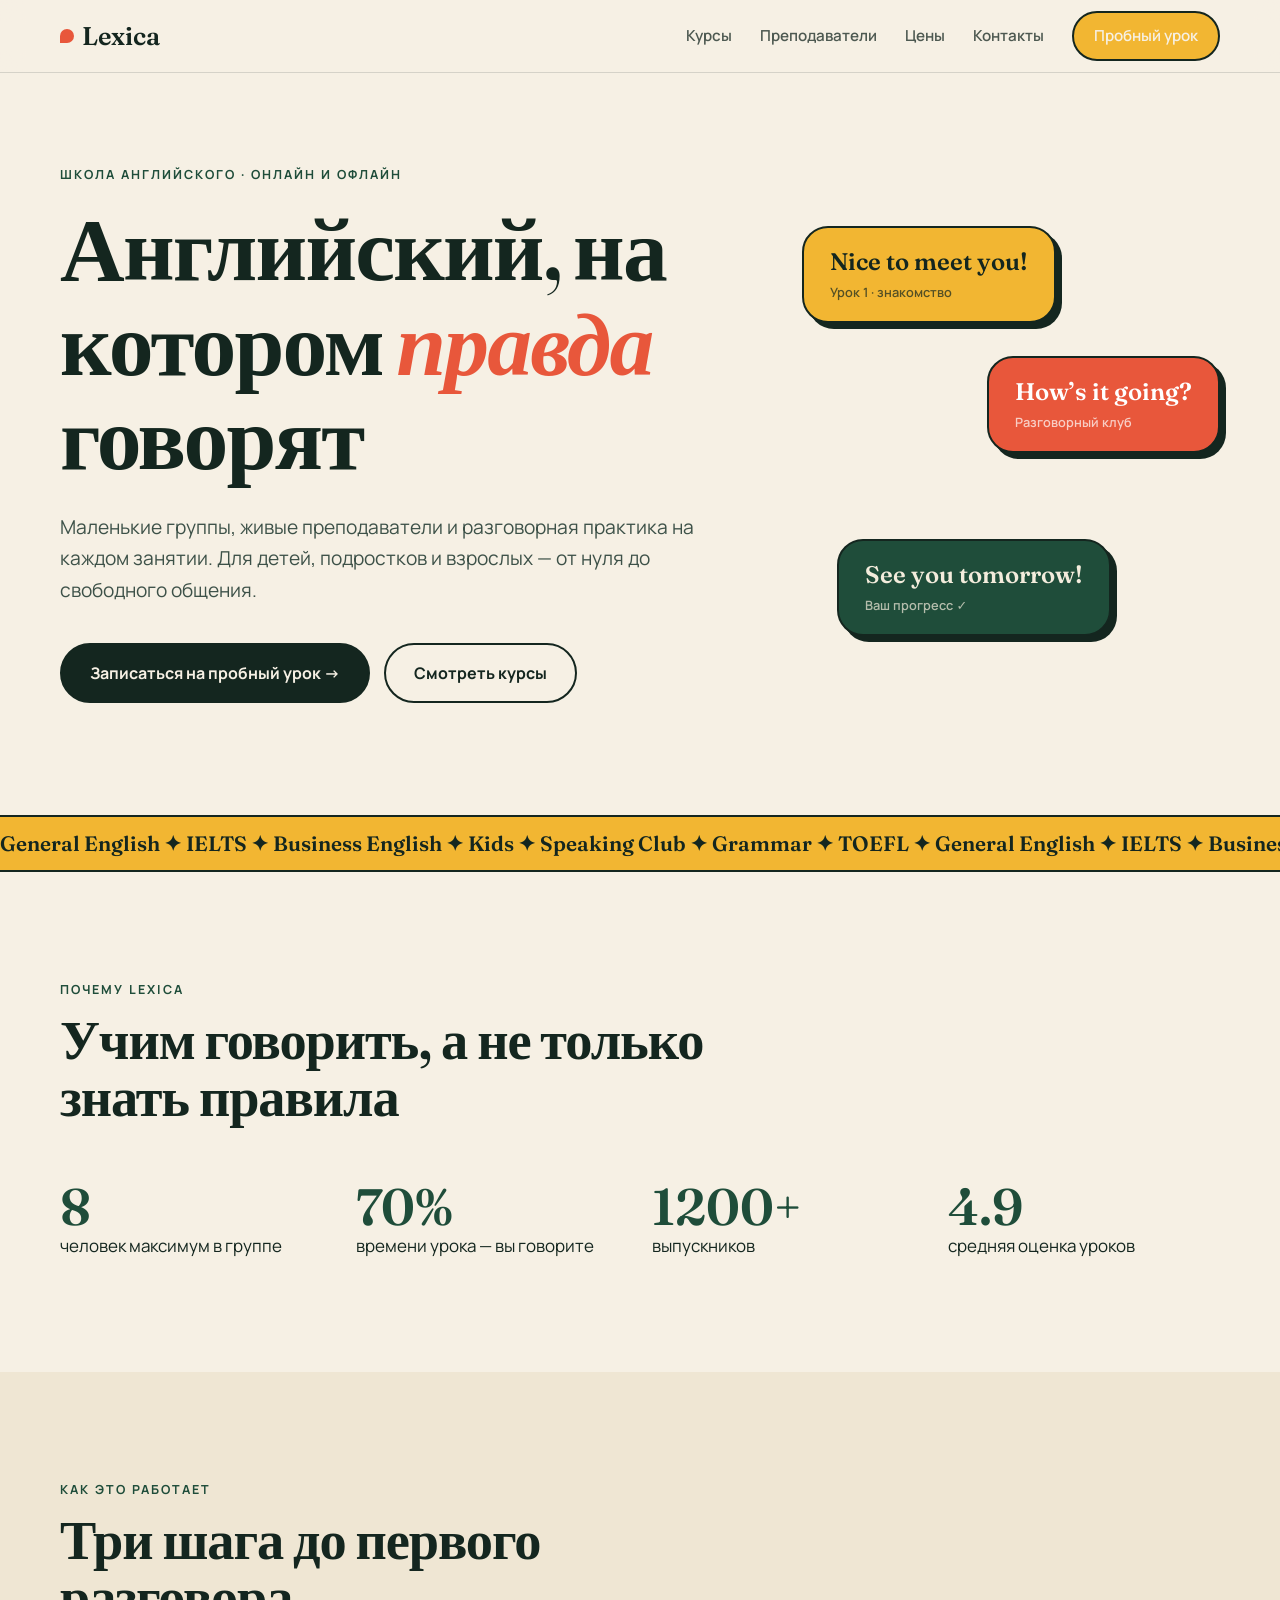
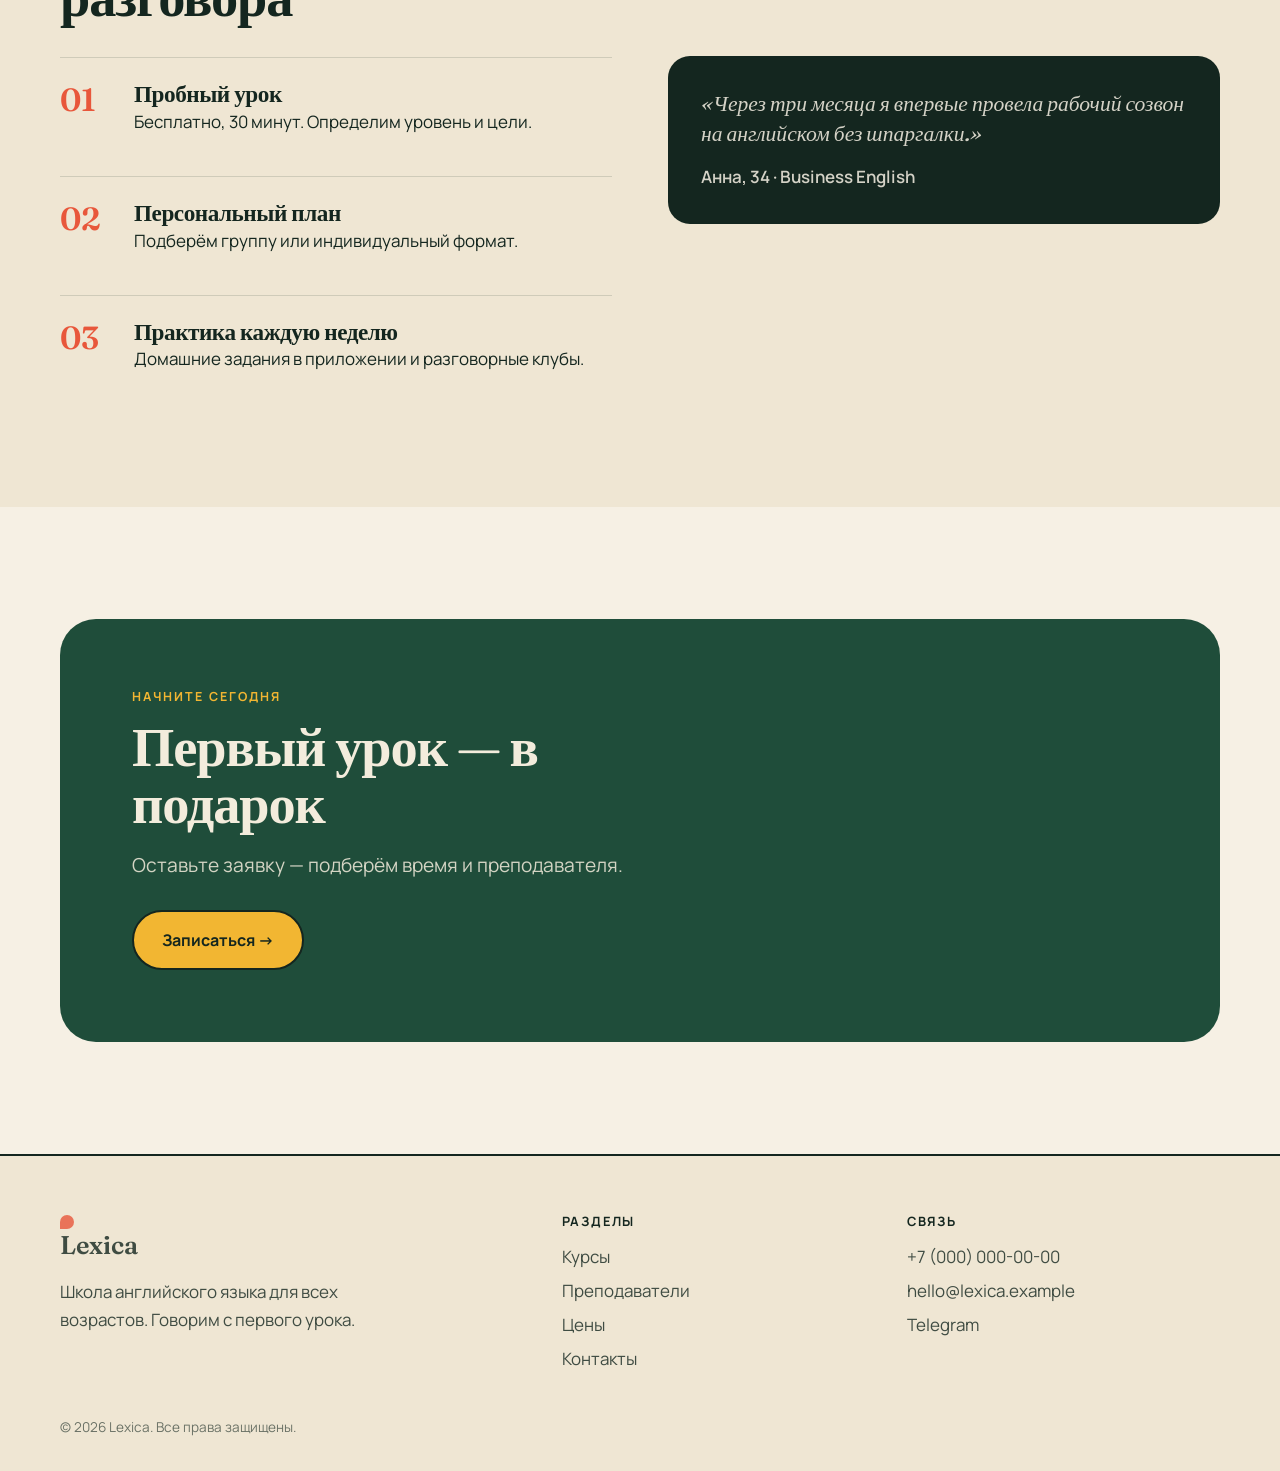
<file: index.html>
<!doctype html><html lang="ru"><head><meta charset="utf-8"><meta name="viewport" content="width=device-width,initial-scale=1">
<title>Lexica — школа английского, где говорят с первого урока</title><meta name="description" content="Онлайн- и офлайн-курсы английского для детей, подростков и взрослых. Пробный урок бесплатно.">
<link rel="preconnect" href="https://fonts.googleapis.com"><link rel="preconnect" href="https://fonts.gstatic.com" crossorigin>
<link href="https://fonts.googleapis.com/css2?family=Fraunces:ital,opsz,wght@0,9..144,500;0,9..144,600;1,9..144,500&family=Manrope:wght@400;600;700&display=swap" rel="stylesheet">
<link rel="stylesheet" href="assets/style.css"></head><body>
<header class="top"><div class="wrap"><a class="logo" href="index.html"><i></i>Lexica</a>
<button class="burger" aria-label="Меню" aria-expanded="false"><svg width="26" height="26" viewBox="0 0 26 26" fill="none" stroke="currentColor" stroke-width="2.4" stroke-linecap="round"><path d="M3 8h20M3 18h20"/></svg></button>
<nav class="main"><a href="courses.html">Курсы</a><a href="teachers.html">Преподаватели</a><a href="prices.html">Цены</a><a href="contact.html">Контакты</a><a class="btn sun" href="contact.html#trial">Пробный урок</a></nav></div></header><main><section class="hero"><div class="wrap hero-grid"><div><p class="eyebrow">Школа английского · онлайн и офлайн</p>
<h1 style="margin-top:20px">Английский, на котором <em>правда</em> говорят</h1>
<p class="lead">Маленькие группы, живые преподаватели и разговорная практика на каждом занятии. Для детей, подростков и взрослых — от нуля до свободного общения.</p>
<div class="cta"><a class="btn" href="contact.html#trial">Записаться на пробный урок →</a><a class="btn ghost" href="courses.html">Смотреть курсы</a></div></div>
<div class="bubbles" aria-hidden="true"><div class="bubble b1">Nice to meet you!<small>Урок 1 · знакомство</small></div><div class="bubble b2">How’s it going?<small>Разговорный клуб</small></div><div class="bubble b3">See you tomorrow!<small>Ваш прогресс ✓</small></div></div></div></section>
<div class="marquee" aria-hidden="true"><div>General English ✦ IELTS ✦ Business English ✦ Kids ✦ Speaking Club ✦ Grammar ✦ TOEFL ✦ General English ✦ IELTS ✦ Business English ✦ Kids ✦ Speaking Club ✦ Grammar ✦ TOEFL ✦ </div></div>
<section><div class="wrap"><p class="eyebrow">Почему Lexica</p><h2 style="margin-top:14px;max-width:18ch">Учим говорить, а не только знать правила</h2>
<div class="stats reveal"><div><b>8</b>человек максимум в группе</div><div><b>70%</b>времени урока — вы говорите</div><div><b>1200+</b>выпускников</div><div><b>4.9</b>средняя оценка уроков</div></div></div></section>
<section style="background:var(--paper-2)"><div class="wrap split"><div><p class="eyebrow">Как это работает</p><h2 style="margin-top:14px">Три шага до первого разговора</h2>
<ol class="steps"><li><div><h3>Пробный урок</h3><p>Бесплатно, 30 минут. Определим уровень и цели.</p></div></li><li><div><h3>Персональный план</h3><p>Подберём группу или индивидуальный формат.</p></div></li><li><div><h3>Практика каждую неделю</h3><p>Домашние задания в приложении и разговорные клубы.</p></div></li></ol></div>
<div class="card dark reveal"><p class="quote">«Через три месяца я впервые провела рабочий созвон на английском без шпаргалки.»</p><p style="font-weight:600">Анна, 34 · Business English</p></div></div></section>
<section><div class="wrap"><div class="band"><p class="eyebrow">Начните сегодня</p><h2 style="margin:14px 0 18px;max-width:16ch">Первый урок — в подарок</h2><p class="lead">Оставьте заявку — подберём время и преподавателя.</p><div class="cta" style="margin-top:28px"><a class="btn sun" href="contact.html#trial">Записаться →</a></div></div></div></section></main><footer class="site"><div class="wrap"><div class="fgrid"><div><a class="logo" href="index.html"><i></i>Lexica</a><p style="margin-top:14px;max-width:34ch;opacity:.8">Школа английского языка для всех возрастов. Говорим с первого урока.</p></div>
<div><h4>Разделы</h4><a href="courses.html">Курсы</a><a href="teachers.html">Преподаватели</a><a href="prices.html">Цены</a><a href="contact.html">Контакты</a></div>
<div><h4>Связь</h4><a href="tel:+70000000000">+7 (000) 000-00-00</a><a href="mailto:hello@lexica.example">hello@lexica.example</a><a href="#">Telegram</a></div></div>
<p class="copy">© 2026 Lexica. Все права защищены.</p></div></footer><script src="assets/site.js"></script></body></html>
</file>
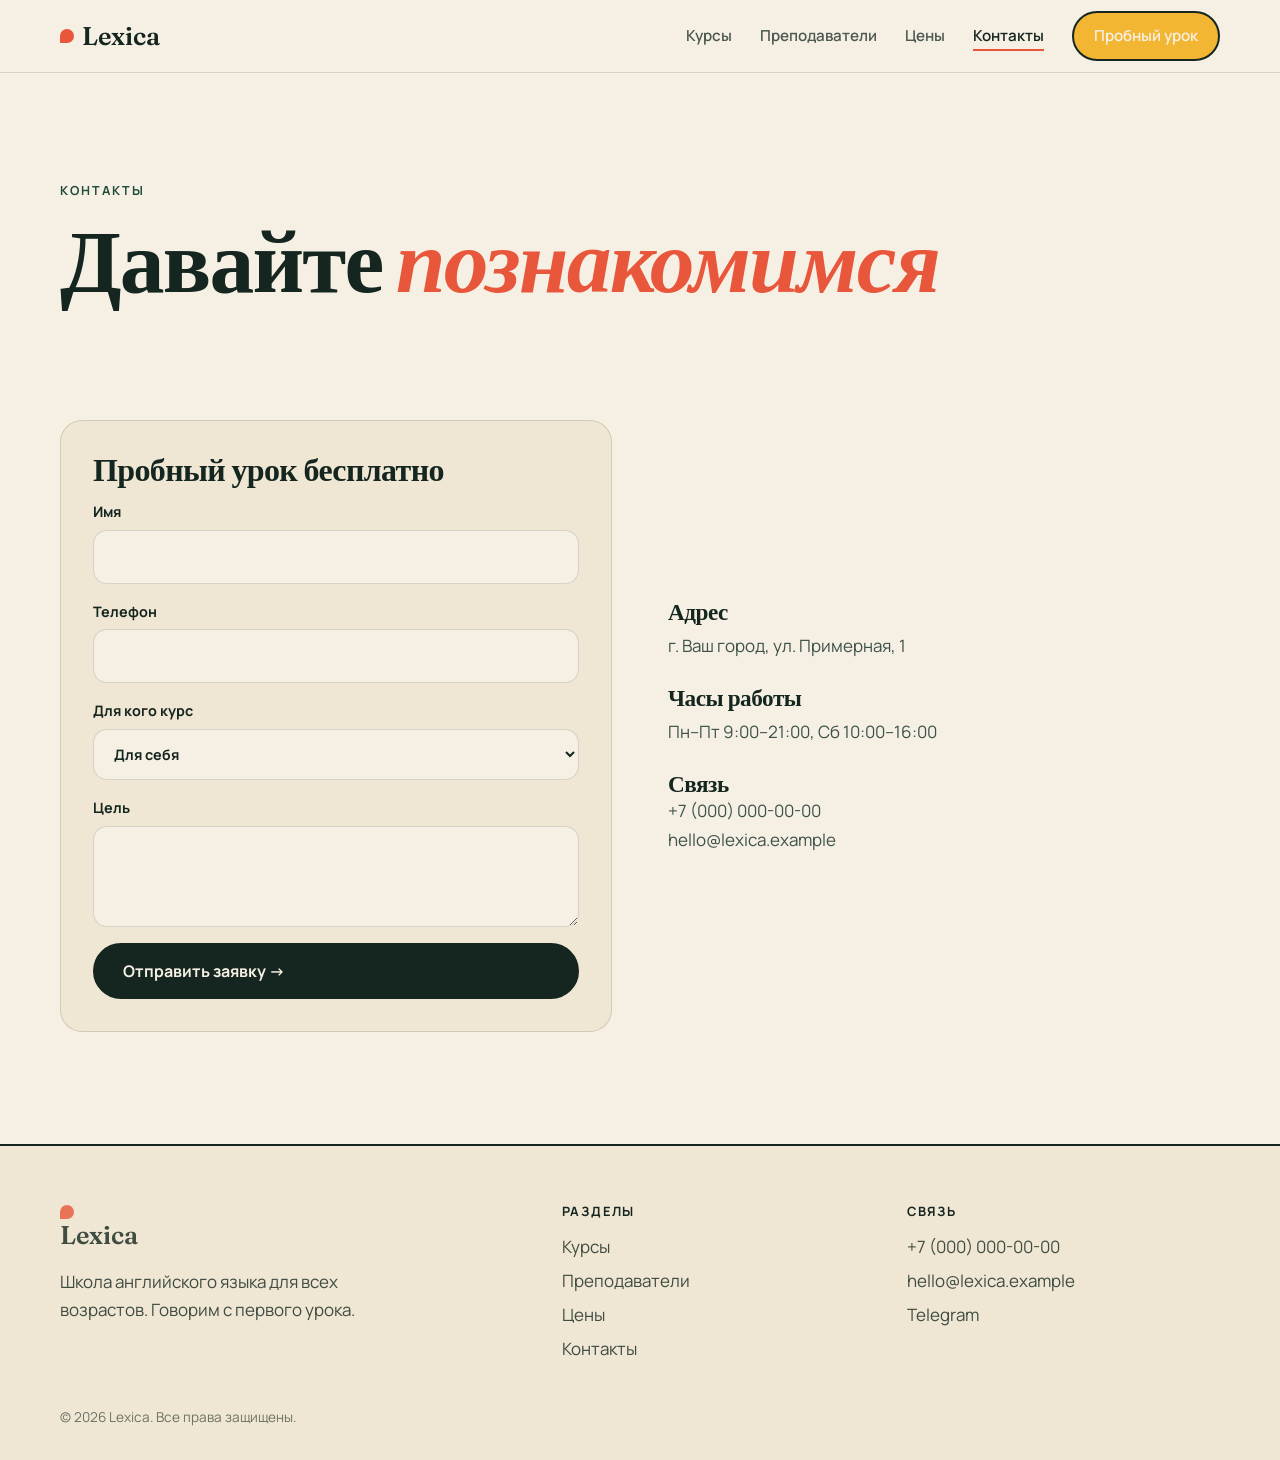
<file: contact.html>
<!doctype html><html lang="ru"><head><meta charset="utf-8"><meta name="viewport" content="width=device-width,initial-scale=1">
<title>Контакты — Lexica</title><meta name="description" content="Онлайн- и офлайн-курсы английского для детей, подростков и взрослых. Пробный урок бесплатно.">
<link rel="preconnect" href="https://fonts.googleapis.com"><link rel="preconnect" href="https://fonts.gstatic.com" crossorigin>
<link href="https://fonts.googleapis.com/css2?family=Fraunces:ital,opsz,wght@0,9..144,500;0,9..144,600;1,9..144,500&family=Manrope:wght@400;600;700&display=swap" rel="stylesheet">
<link rel="stylesheet" href="assets/style.css"></head><body>
<header class="top"><div class="wrap"><a class="logo" href="index.html"><i></i>Lexica</a>
<button class="burger" aria-label="Меню" aria-expanded="false"><svg width="26" height="26" viewBox="0 0 26 26" fill="none" stroke="currentColor" stroke-width="2.4" stroke-linecap="round"><path d="M3 8h20M3 18h20"/></svg></button>
<nav class="main"><a href="courses.html">Курсы</a><a href="teachers.html">Преподаватели</a><a href="prices.html">Цены</a><a href="contact.html" aria-current="page">Контакты</a><a class="btn sun" href="contact.html#trial">Пробный урок</a></nav></div></header><main><section class="pagehead"><div class="wrap"><p class="eyebrow">Контакты</p><h1 style="margin-top:16px">Давайте <em>познакомимся</em></h1></div></section>
<section><div class="wrap split"><div id="trial" class="card"><h2 style="font-size:2rem">Пробный урок бесплатно</h2><form id="lead-form"><label>Имя<input required name="name" autocomplete="name"></label><label>Телефон<input required type="tel" name="phone" autocomplete="tel"></label><label>Для кого курс<select name="who"><option>Для себя</option><option>Для ребёнка</option><option>Для подростка</option></select></label><label>Цель<textarea rows="3" name="goal"></textarea></label><button class="btn" type="submit">Отправить заявку →</button></form></div>
<div><h3>Адрес</h3><p style="color:var(--ink-2);margin:6px 0 24px">г. Ваш город, ул. Примерная, 1</p><h3>Часы работы</h3><p style="color:var(--ink-2);margin:6px 0 24px">Пн–Пт 9:00–21:00, Сб 10:00–16:00</p><h3>Связь</h3><p style="color:var(--ink-2)">+7 (000) 000-00-00<br>hello@lexica.example</p></div></div></section></main><footer class="site"><div class="wrap"><div class="fgrid"><div><a class="logo" href="index.html"><i></i>Lexica</a><p style="margin-top:14px;max-width:34ch;opacity:.8">Школа английского языка для всех возрастов. Говорим с первого урока.</p></div>
<div><h4>Разделы</h4><a href="courses.html">Курсы</a><a href="teachers.html">Преподаватели</a><a href="prices.html">Цены</a><a href="contact.html">Контакты</a></div>
<div><h4>Связь</h4><a href="tel:+70000000000">+7 (000) 000-00-00</a><a href="mailto:hello@lexica.example">hello@lexica.example</a><a href="#">Telegram</a></div></div>
<p class="copy">© 2026 Lexica. Все права защищены.</p></div></footer><script src="assets/site.js"></script></body></html>
</file>
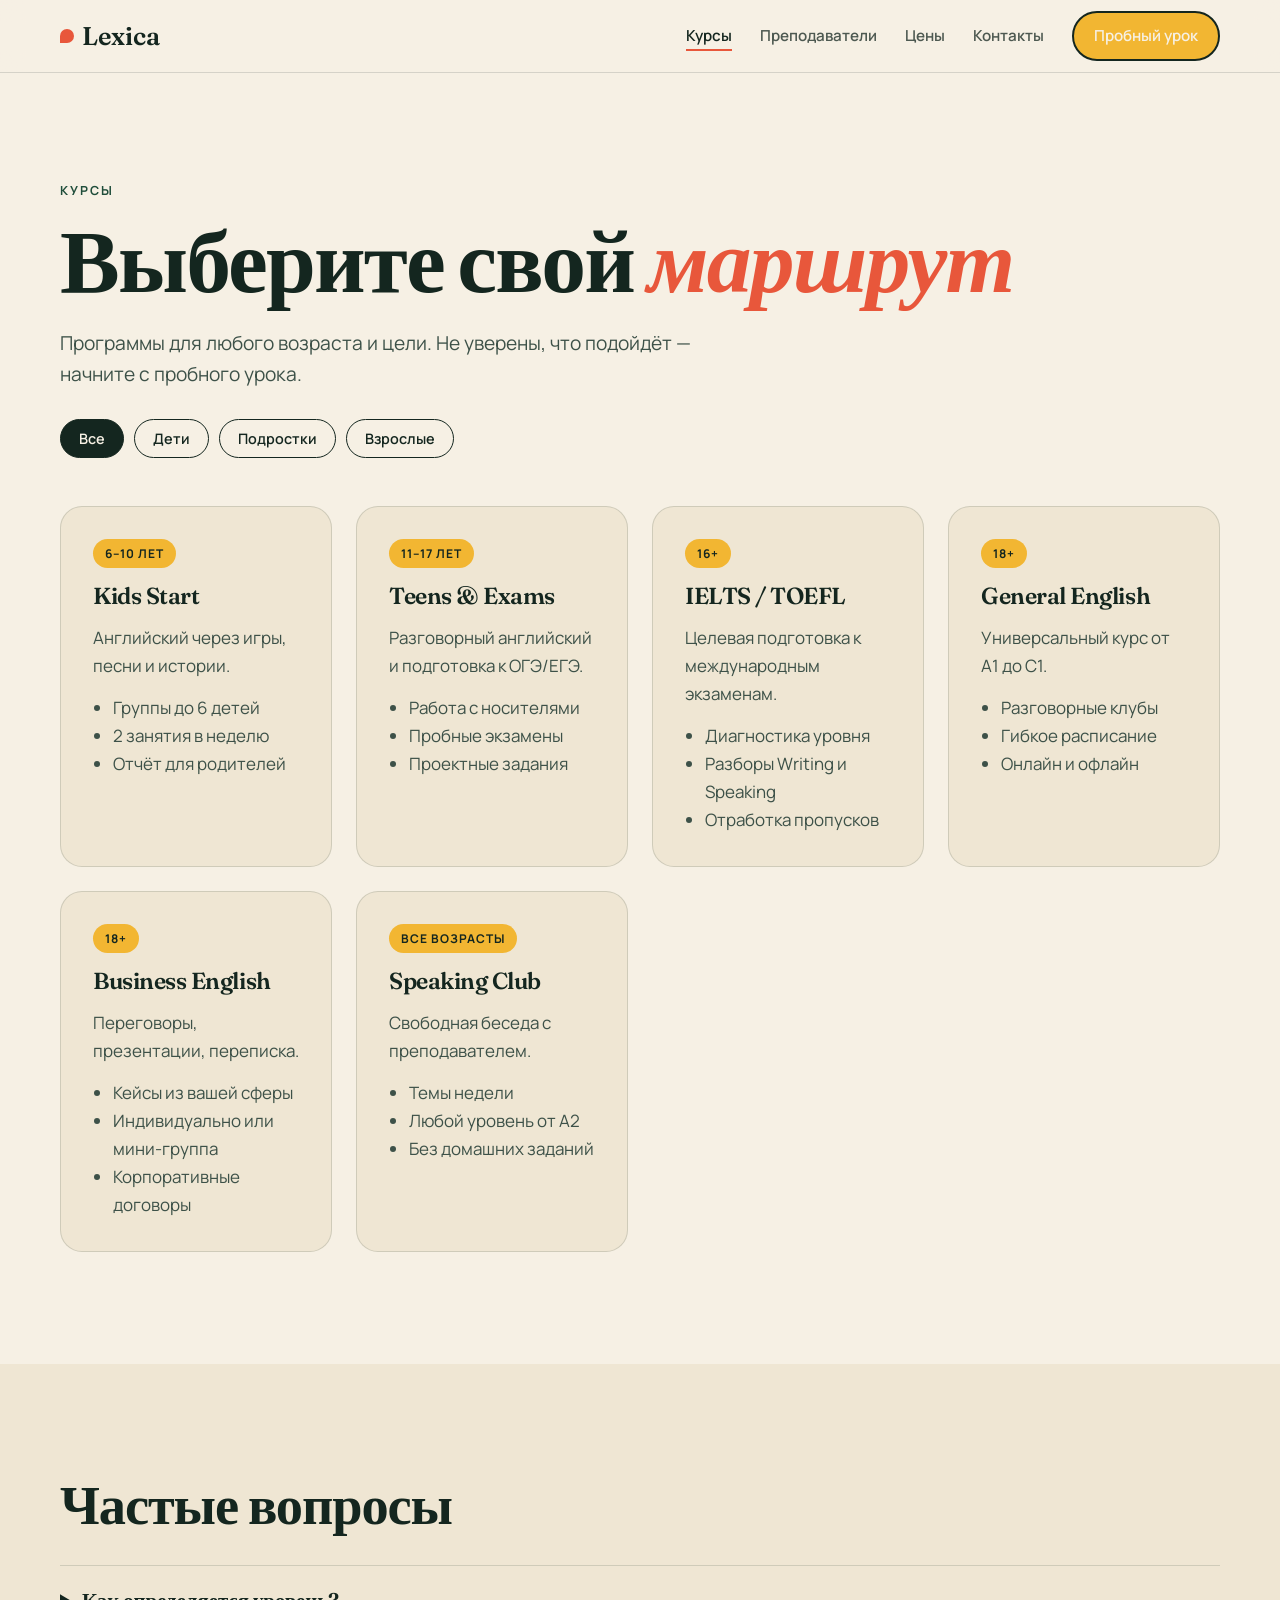
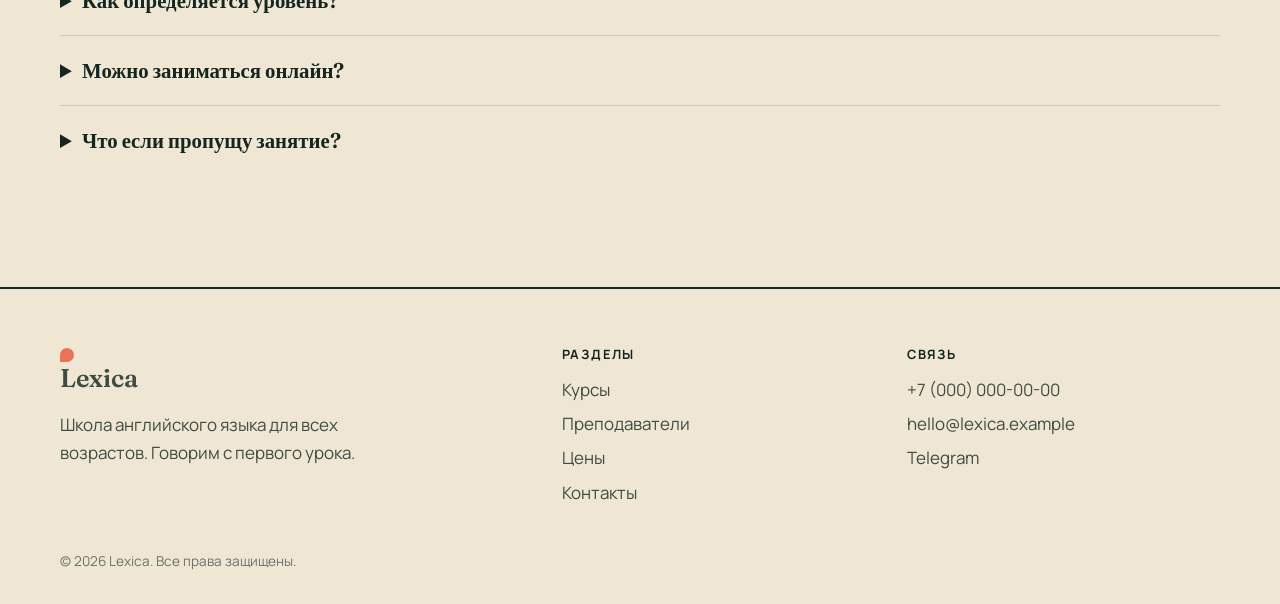
<file: courses.html>
<!doctype html><html lang="ru"><head><meta charset="utf-8"><meta name="viewport" content="width=device-width,initial-scale=1">
<title>Курсы — Lexica</title><meta name="description" content="Онлайн- и офлайн-курсы английского для детей, подростков и взрослых. Пробный урок бесплатно.">
<link rel="preconnect" href="https://fonts.googleapis.com"><link rel="preconnect" href="https://fonts.gstatic.com" crossorigin>
<link href="https://fonts.googleapis.com/css2?family=Fraunces:ital,opsz,wght@0,9..144,500;0,9..144,600;1,9..144,500&family=Manrope:wght@400;600;700&display=swap" rel="stylesheet">
<link rel="stylesheet" href="assets/style.css"></head><body>
<header class="top"><div class="wrap"><a class="logo" href="index.html"><i></i>Lexica</a>
<button class="burger" aria-label="Меню" aria-expanded="false"><svg width="26" height="26" viewBox="0 0 26 26" fill="none" stroke="currentColor" stroke-width="2.4" stroke-linecap="round"><path d="M3 8h20M3 18h20"/></svg></button>
<nav class="main"><a href="courses.html" aria-current="page">Курсы</a><a href="teachers.html">Преподаватели</a><a href="prices.html">Цены</a><a href="contact.html">Контакты</a><a class="btn sun" href="contact.html#trial">Пробный урок</a></nav></div></header><main><section class="pagehead"><div class="wrap"><p class="eyebrow">Курсы</p><h1 style="margin-top:16px">Выберите свой <em>маршрут</em></h1><p class="lead">Программы для любого возраста и цели. Не уверены, что подойдёт — начните с пробного урока.</p>
<div class="filters"><button class="chip" data-f="all" aria-pressed="true">Все</button><button class="chip" data-f="kids" aria-pressed="false">Дети</button><button class="chip" data-f="teens" aria-pressed="false">Подростки</button><button class="chip" data-f="adults" aria-pressed="false">Взрослые</button></div></div></section>
<section style="padding-top:0"><div class="wrap"><div class="grid"><article class="card reveal" data-cat="kids"><span class="tag">6–10 лет</span><h3>Kids Start</h3><p>Английский через игры, песни и истории.</p><ul><li>Группы до 6 детей</li><li>2 занятия в неделю</li><li>Отчёт для родителей</li></ul></article><article class="card reveal" data-cat="teens"><span class="tag">11–17 лет</span><h3>Teens & Exams</h3><p>Разговорный английский и подготовка к ОГЭ/ЕГЭ.</p><ul><li>Работа с носителями</li><li>Пробные экзамены</li><li>Проектные задания</li></ul></article><article class="card reveal" data-cat="teens adults"><span class="tag">16+</span><h3>IELTS / TOEFL</h3><p>Целевая подготовка к международным экзаменам.</p><ul><li>Диагностика уровня</li><li>Разборы Writing и Speaking</li><li>Отработка пропусков</li></ul></article><article class="card reveal" data-cat="adults"><span class="tag">18+</span><h3>General English</h3><p>Универсальный курс от A1 до C1.</p><ul><li>Разговорные клубы</li><li>Гибкое расписание</li><li>Онлайн и офлайн</li></ul></article><article class="card reveal" data-cat="adults"><span class="tag">18+</span><h3>Business English</h3><p>Переговоры, презентации, переписка.</p><ul><li>Кейсы из вашей сферы</li><li>Индивидуально или мини-группа</li><li>Корпоративные договоры</li></ul></article><article class="card reveal" data-cat="kids teens adults"><span class="tag">Все возрасты</span><h3>Speaking Club</h3><p>Свободная беседа с преподавателем.</p><ul><li>Темы недели</li><li>Любой уровень от A2</li><li>Без домашних заданий</li></ul></article></div></div></section>
<section style="background:var(--paper-2)"><div class="wrap"><h2>Частые вопросы</h2><div style="margin-top:32px"><details><summary>Как определяется уровень?</summary><p>На пробном уроке — короткий тест и разговор с преподавателем.</p></details><details><summary>Можно заниматься онлайн?</summary><p>Да, все программы доступны онлайн и в классе.</p></details><details><summary>Что если пропущу занятие?</summary><p>Запись урока и возможность отработать в другой группе.</p></details></div></div></section></main><footer class="site"><div class="wrap"><div class="fgrid"><div><a class="logo" href="index.html"><i></i>Lexica</a><p style="margin-top:14px;max-width:34ch;opacity:.8">Школа английского языка для всех возрастов. Говорим с первого урока.</p></div>
<div><h4>Разделы</h4><a href="courses.html">Курсы</a><a href="teachers.html">Преподаватели</a><a href="prices.html">Цены</a><a href="contact.html">Контакты</a></div>
<div><h4>Связь</h4><a href="tel:+70000000000">+7 (000) 000-00-00</a><a href="mailto:hello@lexica.example">hello@lexica.example</a><a href="#">Telegram</a></div></div>
<p class="copy">© 2026 Lexica. Все права защищены.</p></div></footer><script src="assets/site.js"></script></body></html>
</file>
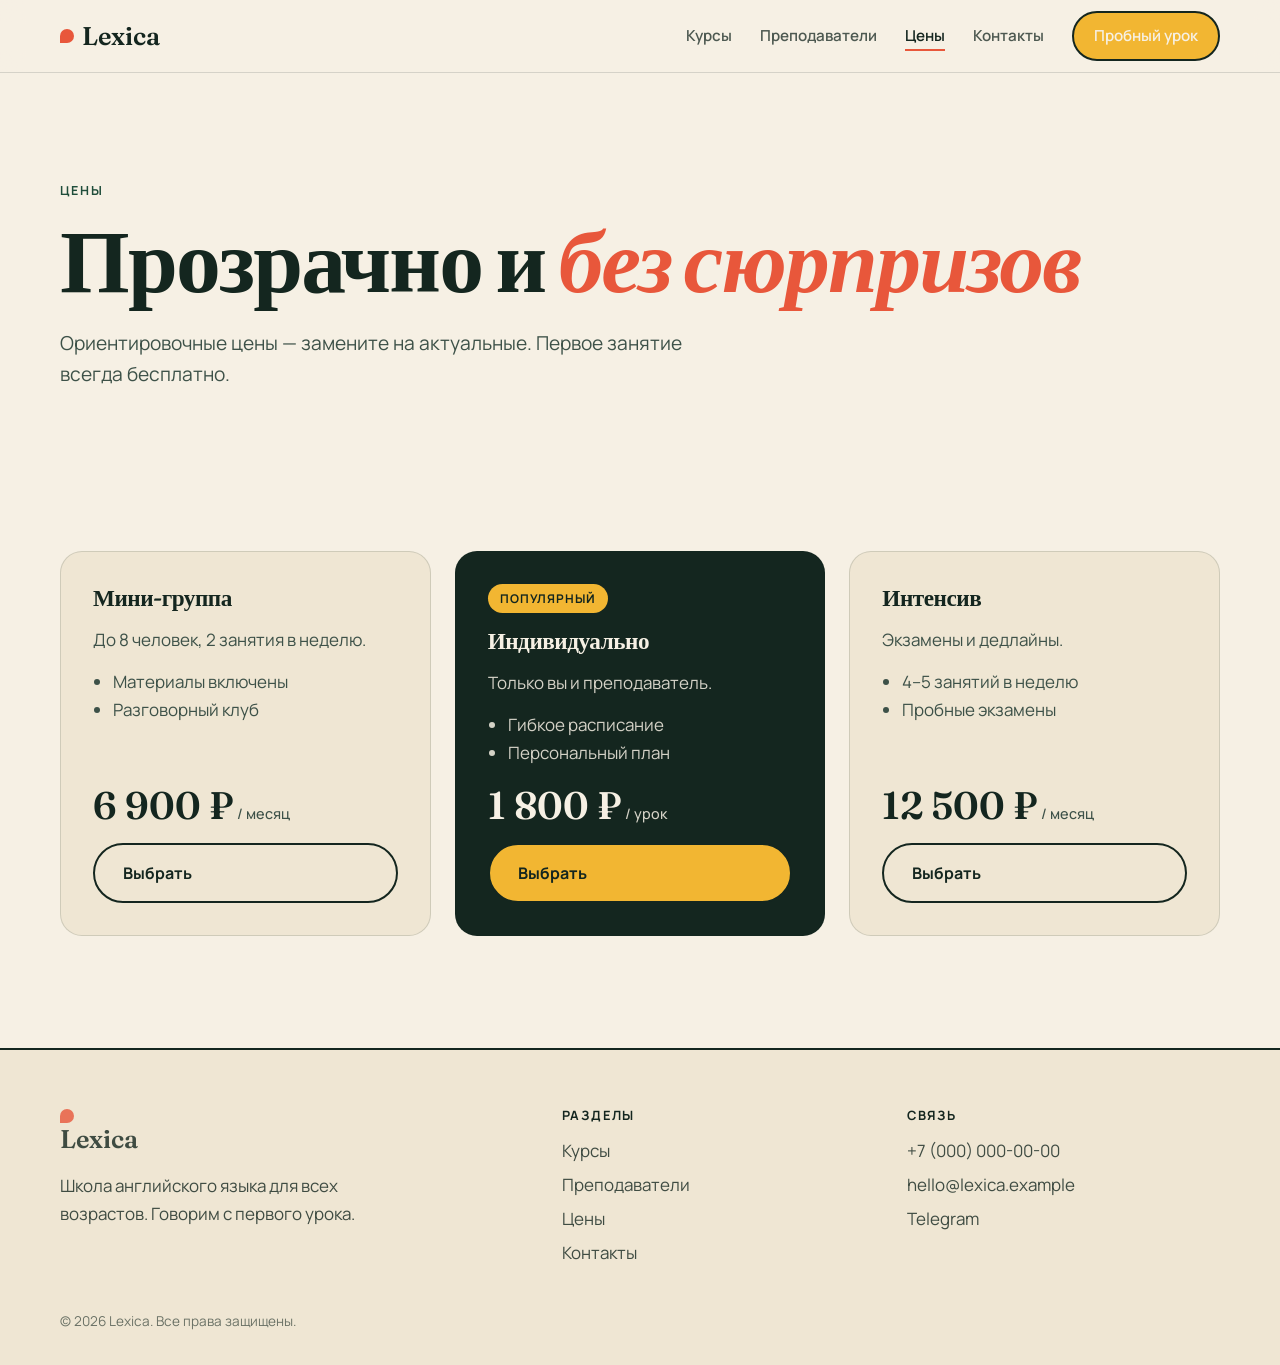
<file: prices.html>
<!doctype html><html lang="ru"><head><meta charset="utf-8"><meta name="viewport" content="width=device-width,initial-scale=1">
<title>Цены — Lexica</title><meta name="description" content="Онлайн- и офлайн-курсы английского для детей, подростков и взрослых. Пробный урок бесплатно.">
<link rel="preconnect" href="https://fonts.googleapis.com"><link rel="preconnect" href="https://fonts.gstatic.com" crossorigin>
<link href="https://fonts.googleapis.com/css2?family=Fraunces:ital,opsz,wght@0,9..144,500;0,9..144,600;1,9..144,500&family=Manrope:wght@400;600;700&display=swap" rel="stylesheet">
<link rel="stylesheet" href="assets/style.css"></head><body>
<header class="top"><div class="wrap"><a class="logo" href="index.html"><i></i>Lexica</a>
<button class="burger" aria-label="Меню" aria-expanded="false"><svg width="26" height="26" viewBox="0 0 26 26" fill="none" stroke="currentColor" stroke-width="2.4" stroke-linecap="round"><path d="M3 8h20M3 18h20"/></svg></button>
<nav class="main"><a href="courses.html">Курсы</a><a href="teachers.html">Преподаватели</a><a href="prices.html" aria-current="page">Цены</a><a href="contact.html">Контакты</a><a class="btn sun" href="contact.html#trial">Пробный урок</a></nav></div></header><main><section class="pagehead"><div class="wrap"><p class="eyebrow">Цены</p><h1 style="margin-top:16px">Прозрачно и <em>без сюрпризов</em></h1><p class="lead">Ориентировочные цены — замените на актуальные. Первое занятие всегда бесплатно.</p></div></section>
<section><div class="wrap"><div class="grid">
<div class="card reveal"><h3>Мини-группа</h3><p>До 8 человек, 2 занятия в неделю.</p><ul><li>Материалы включены</li><li>Разговорный клуб</li></ul><div class="price">6 900 ₽<small> / месяц</small></div><a class="btn ghost" href="contact.html#trial">Выбрать</a></div>
<div class="card dark reveal"><span class="tag">Популярный</span><h3>Индивидуально</h3><p>Только вы и преподаватель.</p><ul><li>Гибкое расписание</li><li>Персональный план</li></ul><div class="price">1 800 ₽<small> / урок</small></div><a class="btn sun" href="contact.html#trial">Выбрать</a></div>
<div class="card reveal"><h3>Интенсив</h3><p>Экзамены и дедлайны.</p><ul><li>4–5 занятий в неделю</li><li>Пробные экзамены</li></ul><div class="price">12 500 ₽<small> / месяц</small></div><a class="btn ghost" href="contact.html#trial">Выбрать</a></div></div></div></section></main><footer class="site"><div class="wrap"><div class="fgrid"><div><a class="logo" href="index.html"><i></i>Lexica</a><p style="margin-top:14px;max-width:34ch;opacity:.8">Школа английского языка для всех возрастов. Говорим с первого урока.</p></div>
<div><h4>Разделы</h4><a href="courses.html">Курсы</a><a href="teachers.html">Преподаватели</a><a href="prices.html">Цены</a><a href="contact.html">Контакты</a></div>
<div><h4>Связь</h4><a href="tel:+70000000000">+7 (000) 000-00-00</a><a href="mailto:hello@lexica.example">hello@lexica.example</a><a href="#">Telegram</a></div></div>
<p class="copy">© 2026 Lexica. Все права защищены.</p></div></footer><script src="assets/site.js"></script></body></html>
</file>
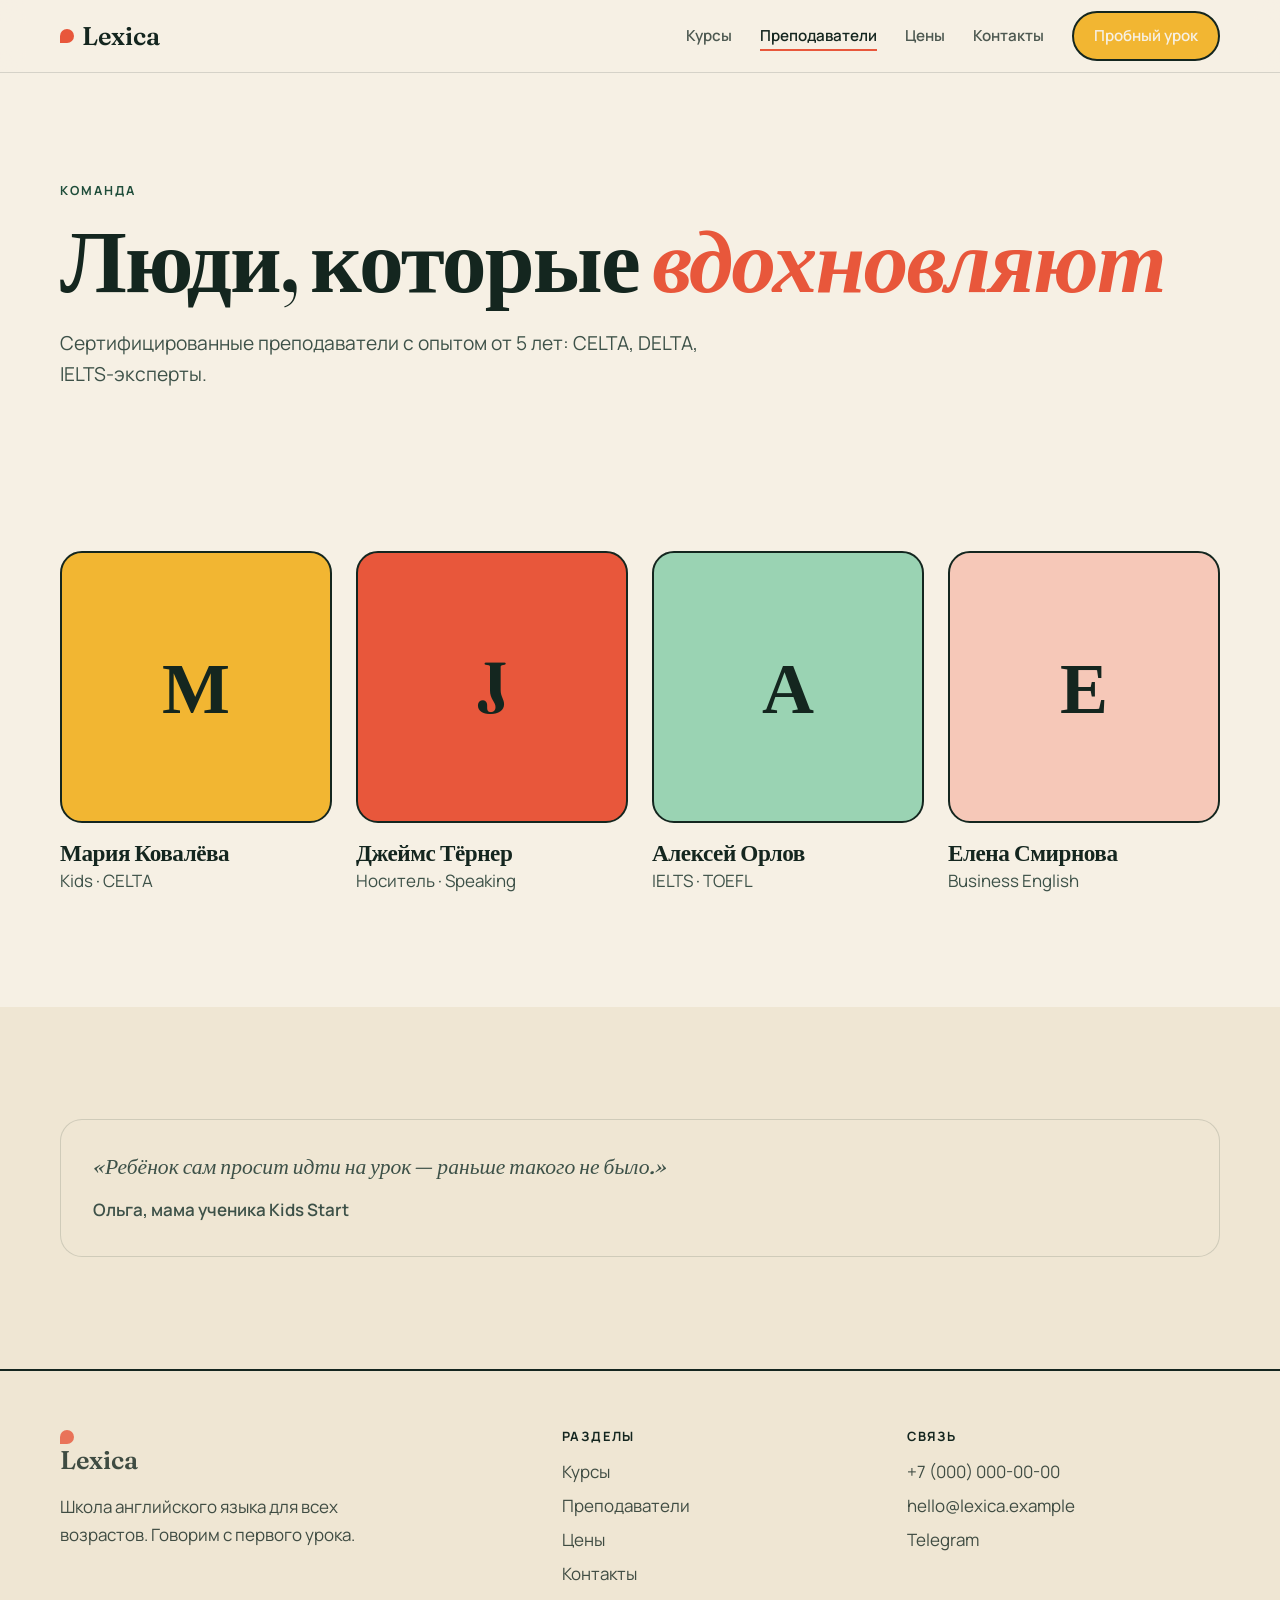
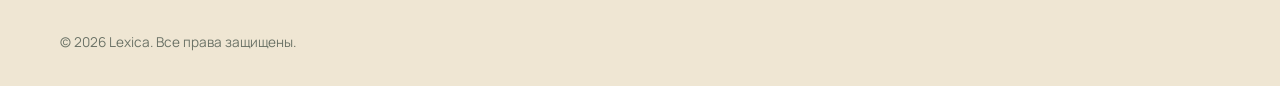
<file: teachers.html>
<!doctype html><html lang="ru"><head><meta charset="utf-8"><meta name="viewport" content="width=device-width,initial-scale=1">
<title>Преподаватели — Lexica</title><meta name="description" content="Онлайн- и офлайн-курсы английского для детей, подростков и взрослых. Пробный урок бесплатно.">
<link rel="preconnect" href="https://fonts.googleapis.com"><link rel="preconnect" href="https://fonts.gstatic.com" crossorigin>
<link href="https://fonts.googleapis.com/css2?family=Fraunces:ital,opsz,wght@0,9..144,500;0,9..144,600;1,9..144,500&family=Manrope:wght@400;600;700&display=swap" rel="stylesheet">
<link rel="stylesheet" href="assets/style.css"></head><body>
<header class="top"><div class="wrap"><a class="logo" href="index.html"><i></i>Lexica</a>
<button class="burger" aria-label="Меню" aria-expanded="false"><svg width="26" height="26" viewBox="0 0 26 26" fill="none" stroke="currentColor" stroke-width="2.4" stroke-linecap="round"><path d="M3 8h20M3 18h20"/></svg></button>
<nav class="main"><a href="courses.html">Курсы</a><a href="teachers.html" aria-current="page">Преподаватели</a><a href="prices.html">Цены</a><a href="contact.html">Контакты</a><a class="btn sun" href="contact.html#trial">Пробный урок</a></nav></div></header><main><section class="pagehead"><div class="wrap"><p class="eyebrow">Команда</p><h1 style="margin-top:16px">Люди, которые <em>вдохновляют</em></h1><p class="lead">Сертифицированные преподаватели с опытом от 5 лет: CELTA, DELTA, IELTS-эксперты.</p></div></section>
<section><div class="wrap"><div class="grid" style="grid-template-columns:repeat(auto-fit,minmax(220px,1fr))"><div class="person reveal"><div class="avatar" style="background:#f2b632">М</div><h3 style="margin-top:16px">Мария Ковалёва</h3><p style="color:var(--ink-2)">Kids · CELTA</p></div><div class="person reveal"><div class="avatar" style="background:#e8573b">J</div><h3 style="margin-top:16px">Джеймс Тёрнер</h3><p style="color:var(--ink-2)">Носитель · Speaking</p></div><div class="person reveal"><div class="avatar" style="background:#9ad3b3">А</div><h3 style="margin-top:16px">Алексей Орлов</h3><p style="color:var(--ink-2)">IELTS · TOEFL</p></div><div class="person reveal"><div class="avatar" style="background:#f6c8b8">Е</div><h3 style="margin-top:16px">Елена Смирнова</h3><p style="color:var(--ink-2)">Business English</p></div></div></div></section>
<section style="background:var(--paper-2)"><div class="wrap"><div class="card reveal"><p class="quote">«Ребёнок сам просит идти на урок — раньше такого не было.»</p><p style="font-weight:600">Ольга, мама ученика Kids Start</p></div></div></section></main><footer class="site"><div class="wrap"><div class="fgrid"><div><a class="logo" href="index.html"><i></i>Lexica</a><p style="margin-top:14px;max-width:34ch;opacity:.8">Школа английского языка для всех возрастов. Говорим с первого урока.</p></div>
<div><h4>Разделы</h4><a href="courses.html">Курсы</a><a href="teachers.html">Преподаватели</a><a href="prices.html">Цены</a><a href="contact.html">Контакты</a></div>
<div><h4>Связь</h4><a href="tel:+70000000000">+7 (000) 000-00-00</a><a href="mailto:hello@lexica.example">hello@lexica.example</a><a href="#">Telegram</a></div></div>
<p class="copy">© 2026 Lexica. Все права защищены.</p></div></footer><script src="assets/site.js"></script></body></html>
</file>
<file: assets/style.css>
:root{--paper:#f6f0e4;--paper-2:#efe6d3;--ink:#14261f;--ink-2:#3d5148;--green:#1f4d3a;--sun:#f2b632;--coral:#e8573b;--line:rgba(20,38,31,.14);--r:22px;
--serif:'Fraunces',Georgia,serif;--sans:'Manrope',system-ui,sans-serif}
@media(prefers-color-scheme:dark){:root:not([data-theme=light]){--paper:#101b16;--paper-2:#17261f;--ink:#f3ecdc;--ink-2:#b9c7bd;--green:#7fd3a5;--line:rgba(243,236,220,.16)}}
*{box-sizing:border-box;margin:0}html{scroll-behavior:smooth}
body{background:var(--paper);color:var(--ink);font:400 17px/1.65 var(--sans);-webkit-font-smoothing:antialiased}
img,svg{max-width:100%;display:block}a{color:inherit}
.wrap{width:min(1160px,100% - 32px);margin-inline:auto}
h1,h2,h3{font-family:var(--serif);font-weight:600;line-height:1.05;letter-spacing:-.02em}
h1{font-size:clamp(2.6rem,7vw,5.6rem)}h2{font-size:clamp(2rem,4.5vw,3.4rem)}h3{font-size:1.45rem;line-height:1.2}
h1 em,h2 em{font-style:italic;color:var(--coral)}
.eyebrow{font:700 .78rem/1 var(--sans);letter-spacing:.16em;text-transform:uppercase;color:var(--green)}
.lead{font-size:1.2rem;color:var(--ink-2);max-width:56ch}
section{padding:clamp(56px,9vw,112px) 0}
header.top{position:sticky;top:0;z-index:50;background:color-mix(in srgb,var(--paper) 88%,transparent);backdrop-filter:blur(12px);border-bottom:1px solid var(--line)}
header .wrap{display:flex;align-items:center;justify-content:space-between;height:72px}
.logo{font:600 1.6rem var(--serif);text-decoration:none;display:flex;gap:8px;align-items:center}
.logo i{width:14px;height:14px;background:var(--coral);border-radius:50% 50% 50% 0;display:block}
nav.main{display:flex;gap:28px;align-items:center}
nav.main a{text-decoration:none;font-weight:600;font-size:.95rem;opacity:.75}
nav.main a:hover,nav.main a[aria-current]{opacity:1}
nav.main a[aria-current]{box-shadow:0 2px 0 var(--coral)}
.btn{display:inline-flex;align-items:center;gap:10px;padding:15px 28px;border-radius:99px;background:var(--ink);color:var(--paper);font-weight:700;text-decoration:none;border:2px solid var(--ink);transition:transform .2s,background .2s;cursor:pointer;font-size:1rem;font-family:inherit}
.btn:hover{transform:translateY(-3px) rotate(-1deg)}
.btn.sun{background:var(--sun);color:#14261f;border-color:#14261f}.btn.ghost{background:transparent;color:var(--ink)}
nav.main .btn{padding:10px 20px;opacity:1;color:var(--paper)}
.burger{display:none;background:none;border:0;width:44px;height:44px;cursor:pointer;color:var(--ink)}
@media(max-width:820px){.burger{display:block}
nav.main{position:fixed;inset:72px 0 auto 0;background:var(--paper);flex-direction:column;padding:28px 16px 36px;gap:22px;border-bottom:1px solid var(--line);transform:translateY(-130%);transition:transform .3s}
nav.main.open{transform:none}nav.main a{font-size:1.25rem}}
.hero{padding-top:clamp(48px,8vw,96px);overflow:hidden}
.hero-grid{display:grid;grid-template-columns:1.2fr .8fr;gap:48px;align-items:center}
.hero .lead{margin:28px 0 36px}.cta{display:flex;gap:14px;flex-wrap:wrap}
@media(max-width:820px){.hero-grid{grid-template-columns:1fr}}
.bubbles{position:relative;height:420px}
.bubble{position:absolute;padding:20px 26px;border-radius:26px;font:600 1.5rem/1.2 var(--serif);border:2px solid var(--ink);box-shadow:6px 6px 0 var(--ink);animation:float 6s ease-in-out infinite}
.bubble small{display:block;font:600 .8rem var(--sans);opacity:.7;margin-top:6px}
.b1{background:var(--sun);top:0;left:6%;color:#14261f}.b2{background:var(--coral);color:#fff;top:130px;right:0;animation-delay:-2s}
.b3{background:var(--green);color:#f3ecdc;bottom:10px;left:14%;animation-delay:-4s}
@keyframes float{50%{transform:translateY(-12px) rotate(1.5deg)}}
@media(prefers-reduced-motion:reduce){*{animation:none!important;scroll-behavior:auto}}
.marquee{border-block:2px solid var(--ink);background:var(--sun);color:#14261f;overflow:hidden;white-space:nowrap;padding:14px 0;font:600 1.3rem var(--serif)}
.marquee div{display:inline-block;animation:slide 28s linear infinite}@keyframes slide{to{transform:translateX(-50%)}}
.stats{display:grid;grid-template-columns:repeat(4,1fr);gap:24px;margin-top:56px}
.stats b{font:600 3.2rem var(--serif);display:block;color:var(--green);line-height:1}
@media(max-width:700px){.stats{grid-template-columns:1fr 1fr}}
.grid{display:grid;gap:24px;grid-template-columns:repeat(auto-fit,minmax(260px,1fr));margin-top:48px}
.card{background:var(--paper-2);border:1px solid var(--line);border-radius:var(--r);padding:32px;display:flex;flex-direction:column;gap:14px;transition:transform .25s}
.card:hover{transform:translateY(-6px)}
.card .tag{align-self:flex-start;font:700 .75rem var(--sans);letter-spacing:.08em;text-transform:uppercase;padding:6px 12px;border-radius:99px;background:var(--sun);color:#14261f}
.card p{color:var(--ink-2)}.card ul{padding-left:20px;color:var(--ink-2)}
.card .price{font:600 2.4rem var(--serif);margin-top:auto}.card .price small{font:500 .9rem var(--sans);color:var(--ink-2)}
.card.dark{background:var(--ink);color:var(--paper)}.card.dark p,.card.dark ul,.card.dark .price small{color:inherit;opacity:.85}
.split{display:grid;grid-template-columns:1fr 1fr;gap:56px;align-items:center}@media(max-width:820px){.split{grid-template-columns:1fr}}
.steps{counter-reset:s;display:grid;gap:18px;margin-top:32px;padding:0;list-style:none}
.steps li{counter-increment:s;display:flex;gap:18px;padding:22px 0;border-top:1px solid var(--line)}
.steps li::before{content:counter(s,decimal-leading-zero);font:600 2rem var(--serif);color:var(--coral);min-width:56px}
.person{text-align:left}.avatar{aspect-ratio:1;border-radius:var(--r);display:grid;place-items:center;font:600 4.5rem var(--serif);color:#14261f;border:2px solid var(--ink)}
.quote{font:italic 500 1.35rem/1.4 var(--serif)}.quote footer{font:600 .9rem var(--sans);font-style:normal;margin-top:16px;color:var(--ink-2)}
.band{background:var(--green);color:#f3ecdc;border-radius:36px;padding:clamp(36px,6vw,72px)}
.band .lead{color:inherit;opacity:.85}.band .eyebrow{color:var(--sun)}
form{display:grid;gap:16px}label{font-weight:700;font-size:.9rem;display:grid;gap:6px}
input,select,textarea{font:inherit;padding:14px 16px;border-radius:14px;border:1.5px solid var(--line);background:var(--paper);color:var(--ink)}
input:focus,select:focus,textarea:focus{outline:3px solid var(--sun);border-color:var(--ink)}
.filters{display:flex;gap:10px;flex-wrap:wrap;margin-top:28px}.chip{padding:9px 18px;border-radius:99px;border:1.5px solid var(--ink);background:none;color:var(--ink);font:600 .9rem var(--sans);cursor:pointer}
.chip[aria-pressed=true]{background:var(--ink);color:var(--paper)}
details{border-top:1px solid var(--line);padding:22px 0}summary{font:600 1.3rem var(--serif);cursor:pointer}details p{margin-top:12px;color:var(--ink-2)}
.pagehead{padding-bottom:0}.pagehead .lead{margin-top:20px}
footer.site{border-top:2px solid var(--ink);padding:56px 0 32px;background:var(--paper-2)}
.fgrid{display:grid;grid-template-columns:1.5fr 1fr 1fr;gap:32px}@media(max-width:700px){.fgrid{grid-template-columns:1fr}}
footer.site a{display:block;text-decoration:none;opacity:.8;padding:3px 0}footer.site h4{font:700 .8rem var(--sans);letter-spacing:.14em;text-transform:uppercase;margin-bottom:10px}
.copy{margin-top:40px;font-size:.85rem;opacity:.6}
.reveal{opacity:0;transform:translateY(24px);transition:.7s}.reveal.in{opacity:1;transform:none}
a:focus-visible,button:focus-visible{outline:3px solid var(--coral);outline-offset:3px}
</file>
